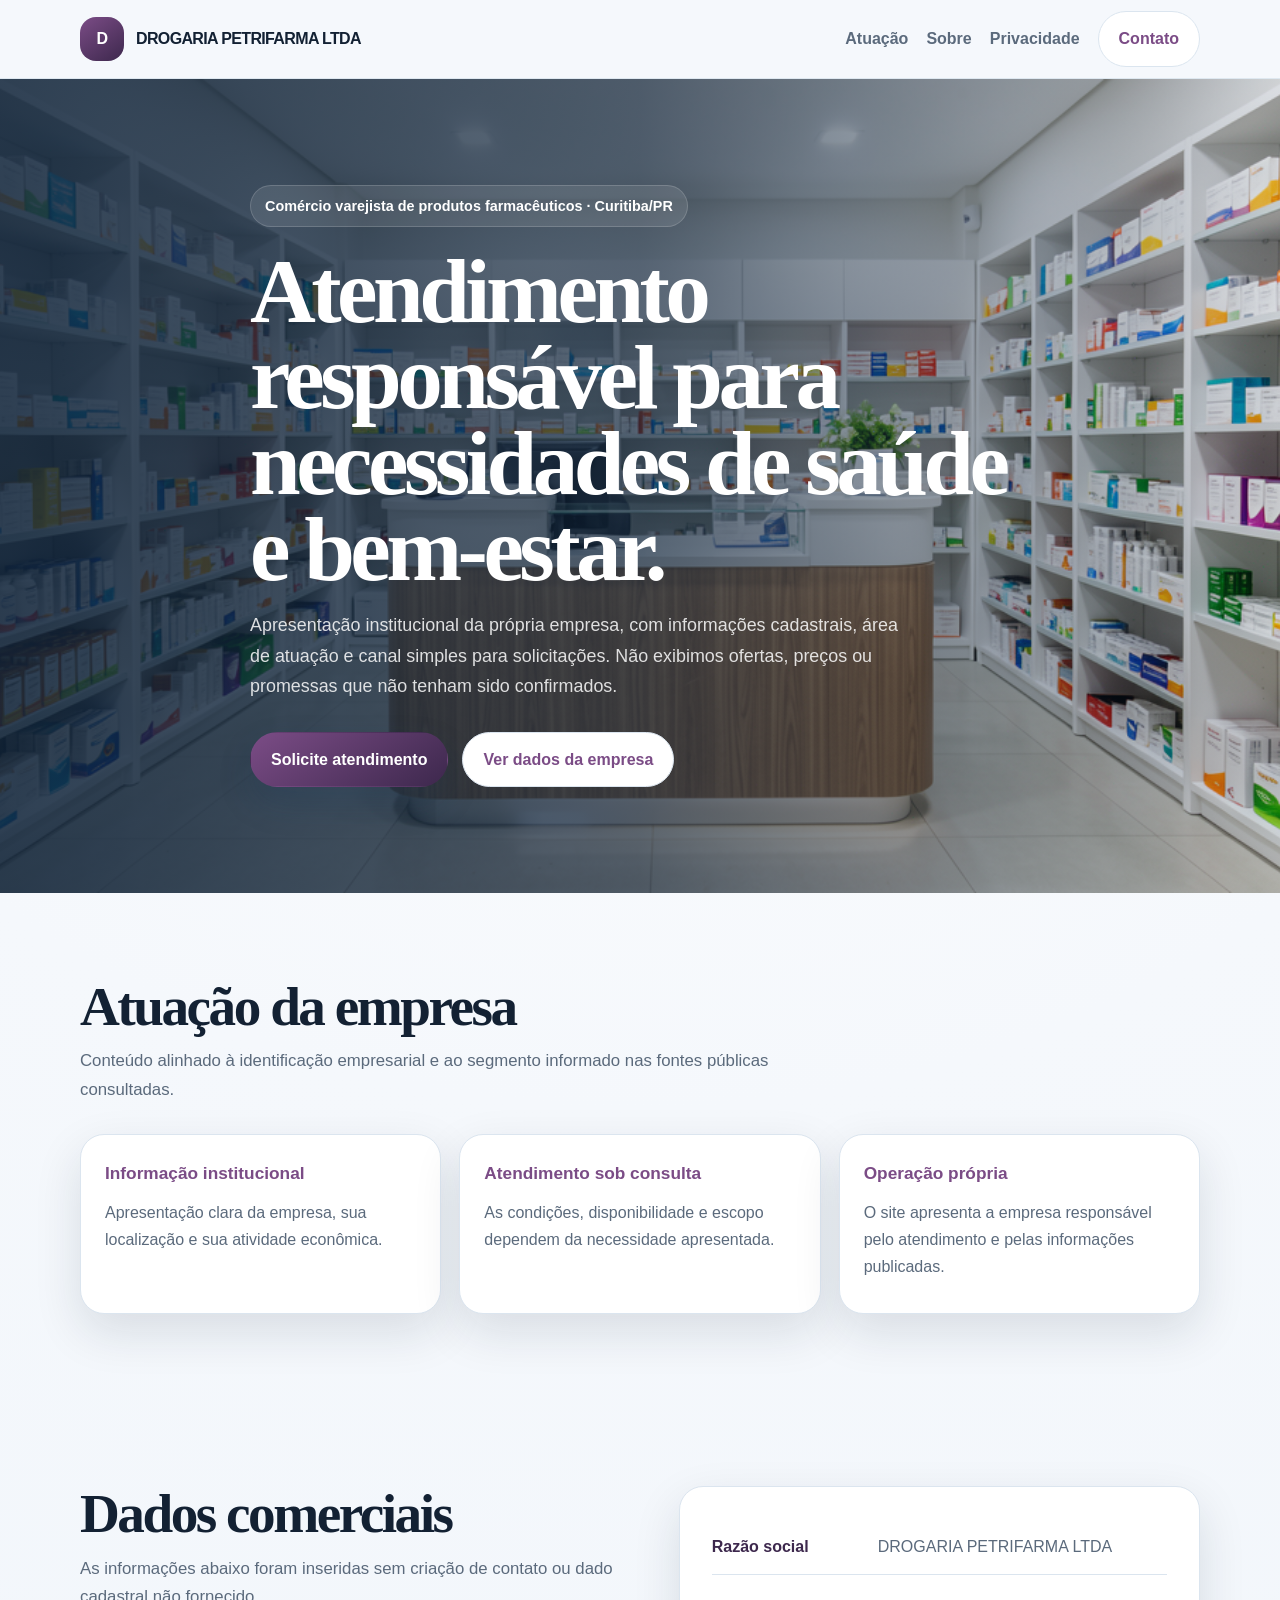
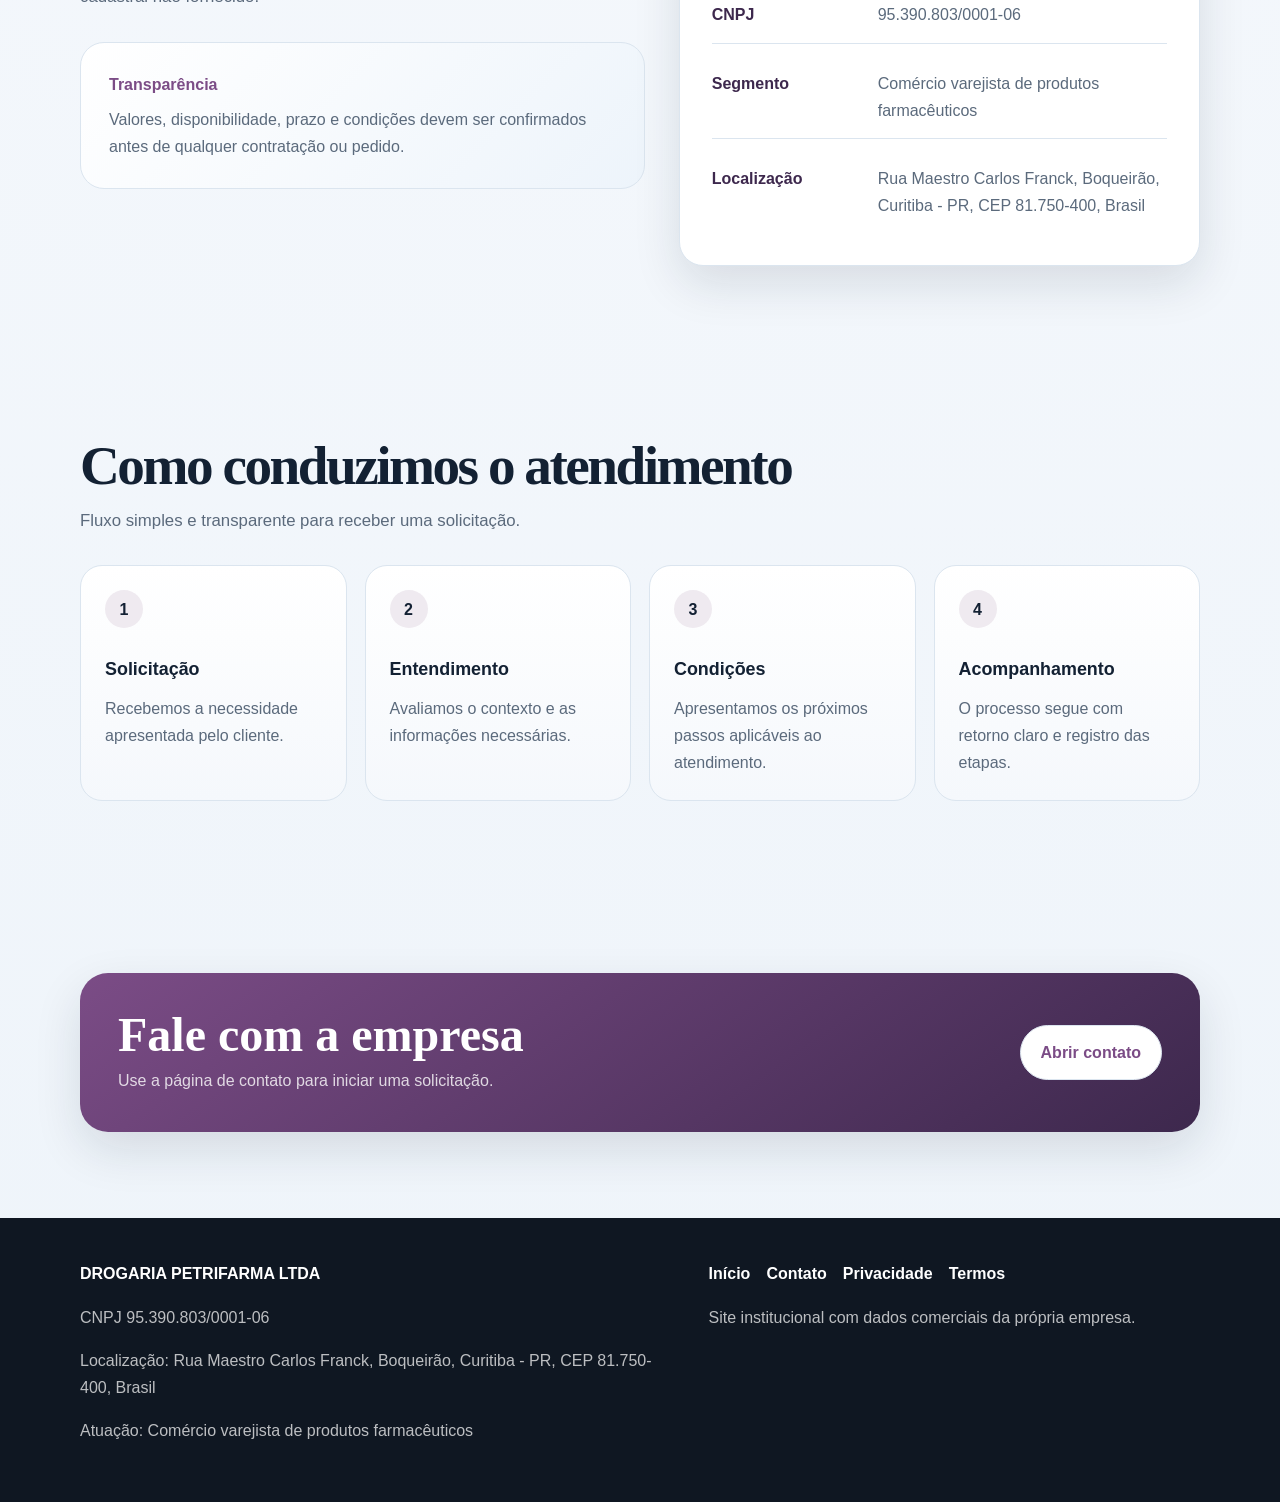
<file: index.html>
<!DOCTYPE html><html lang="pt-BR"><head><meta charset="UTF-8"><meta name="viewport" content="width=device-width, initial-scale=1.0"><meta name="description" content="DROGARIA PETRIFARMA LTDA — Comércio varejista de produtos farmacêuticos."><title>Início — DROGARIA PETRIFARMA LTDA</title><link rel="stylesheet" href="styles.css"></head><body><header class="header"><div class="container header-inner"><a class="logo" href="index.html"><span class="mark">D</span><span>DROGARIA PETRIFARMA LTDA</span></a><nav class="nav"><a href="index.html#atuacao">Atuação</a><a href="index.html#sobre">Sobre</a><a href="privacy.html">Privacidade</a><a href="contact.html" class="btn btn-secondary">Contato</a></nav></div></header><main><section class="hero"><img src="images/banner.png" alt="Imagem institucional relacionada à atuação da empresa" loading="eager"><div class="container hero-content"><span class="eyebrow">Comércio varejista de produtos farmacêuticos · Curitiba/PR</span><h1>Atendimento responsável para necessidades de saúde e bem-estar.</h1><p>Apresentação institucional da própria empresa, com informações cadastrais, área de atuação e canal simples para solicitações. Não exibimos ofertas, preços ou promessas que não tenham sido confirmados.</p><div class="hero-actions"><a class="btn btn-primary" href="contact.html">Solicite atendimento</a><a class="btn btn-secondary" href="#sobre">Ver dados da empresa</a></div></div></section><section class="section" id="atuacao"><div class="container"><div class="section-head"><h2>Atuação da empresa</h2><p>Conteúdo alinhado à identificação empresarial e ao segmento informado nas fontes públicas consultadas.</p></div><div class="grid services"><article class="service"><strong>Informação institucional</strong><p>Apresentação clara da empresa, sua localização e sua atividade econômica.</p></article><article class="service"><strong>Atendimento sob consulta</strong><p>As condições, disponibilidade e escopo dependem da necessidade apresentada.</p></article><article class="service"><strong>Operação própria</strong><p>O site apresenta a empresa responsável pelo atendimento e pelas informações publicadas.</p></article></div></div></section><section class="section" id="sobre"><div class="container split"><div><div class="section-head"><h2>Dados comerciais</h2><p>As informações abaixo foram inseridas sem criação de contato ou dado cadastral não fornecido.</p></div><div class="notice"><strong>Transparência</strong><p>Valores, disponibilidade, prazo e condições devem ser confirmados antes de qualquer contratação ou pedido.</p></div></div><aside class="panel"><div class="facts"><div class="fact"><span>Razão social</span><p>DROGARIA PETRIFARMA LTDA</p></div><div class="fact"><span>CNPJ</span><p>95.390.803/0001-06</p></div><div class="fact"><span>Segmento</span><p>Comércio varejista de produtos farmacêuticos</p></div><div class="fact"><span>Localização</span><p>Rua Maestro Carlos Franck, Boqueirão, Curitiba - PR, CEP 81.750-400, Brasil</p></div></div></aside></div></section><section class="section"><div class="container"><div class="section-head"><h2>Como conduzimos o atendimento</h2><p>Fluxo simples e transparente para receber uma solicitação.</p></div><div class="grid process"><article class="step"><b>1</b><h3>Solicitação</h3><p>Recebemos a necessidade apresentada pelo cliente.</p></article><article class="step"><b>2</b><h3>Entendimento</h3><p>Avaliamos o contexto e as informações necessárias.</p></article><article class="step"><b>3</b><h3>Condições</h3><p>Apresentamos os próximos passos aplicáveis ao atendimento.</p></article><article class="step"><b>4</b><h3>Acompanhamento</h3><p>O processo segue com retorno claro e registro das etapas.</p></article></div></div></section><section class="section"><div class="container cta-band"><div><h2>Fale com a empresa</h2><p>Use a página de contato para iniciar uma solicitação.</p></div><a class="btn btn-secondary" href="contact.html">Abrir contato</a></div></section></main><footer class="footer"><div class="container footer-grid"><div><strong>DROGARIA PETRIFARMA LTDA</strong><p>CNPJ 95.390.803/0001-06</p><p>Localização: Rua Maestro Carlos Franck, Boqueirão, Curitiba - PR, CEP 81.750-400, Brasil</p><p>Atuação: Comércio varejista de produtos farmacêuticos</p></div><div><div class="links"><a href="index.html">Início</a><a href="contact.html">Contato</a><a href="privacy.html">Privacidade</a><a href="terms.html">Termos</a></div><p>Site institucional com dados comerciais da própria empresa.</p></div></div></footer></body></html>
</file>
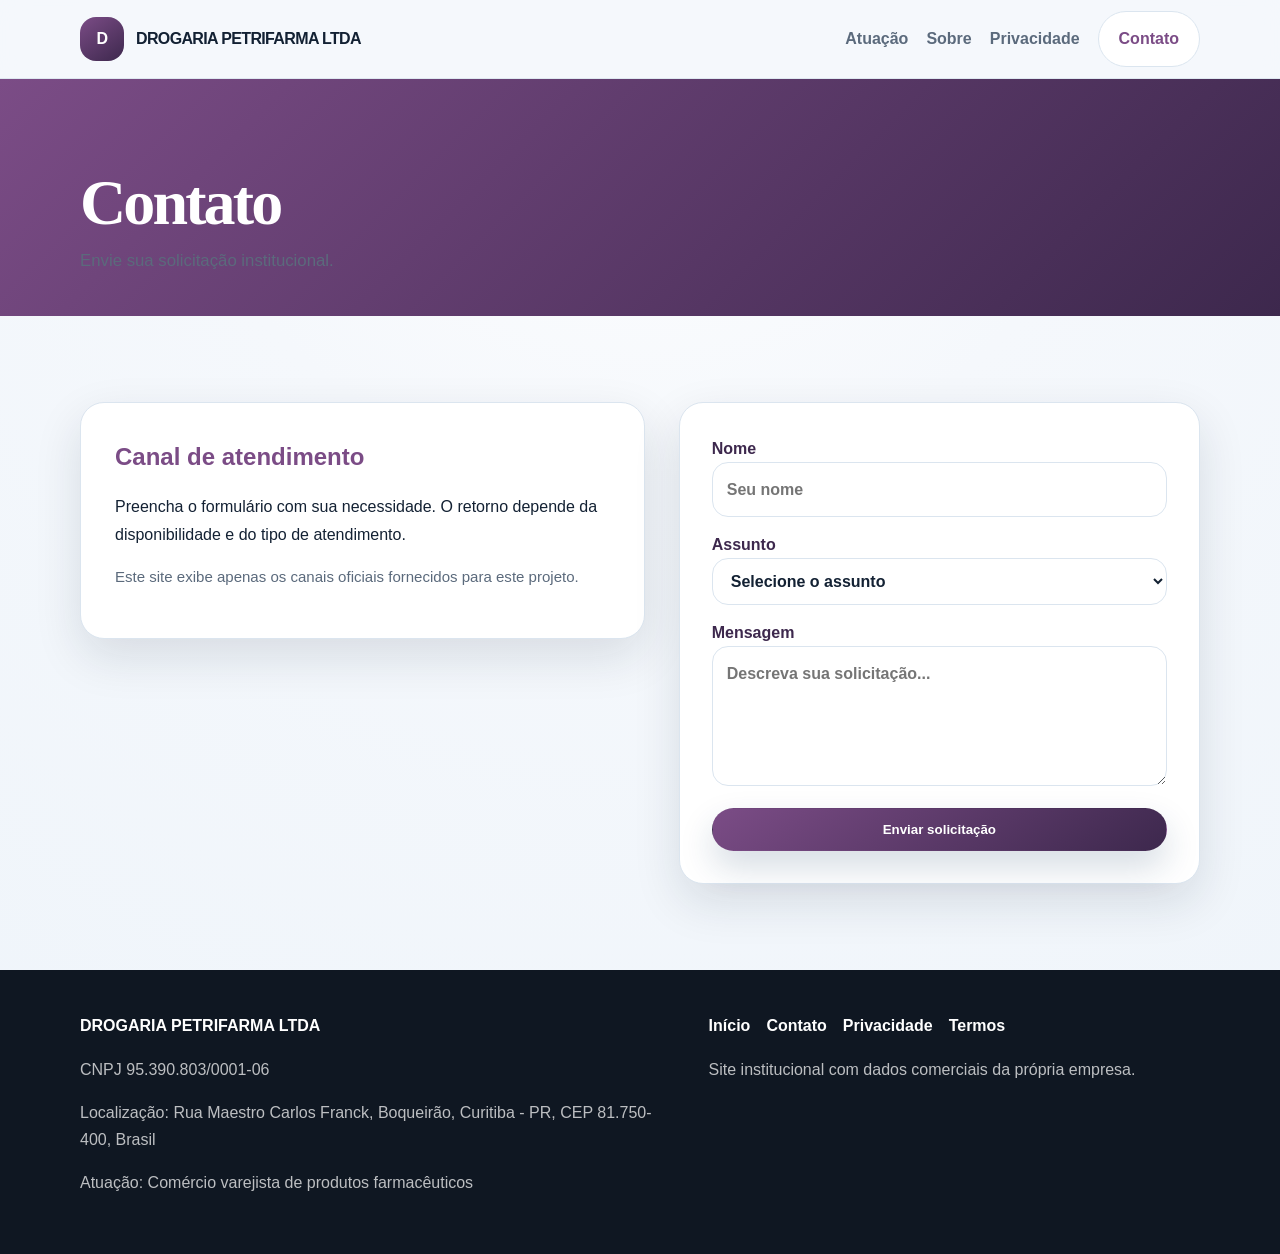
<file: contact.html>
<!DOCTYPE html><html lang="pt-BR"><head><meta charset="UTF-8"><meta name="viewport" content="width=device-width, initial-scale=1.0"><meta name="description" content="DROGARIA PETRIFARMA LTDA — Comércio varejista de produtos farmacêuticos."><title>Contato — DROGARIA PETRIFARMA LTDA</title><link rel="stylesheet" href="styles.css"></head><body><header class="header"><div class="container header-inner"><a class="logo" href="index.html"><span class="mark">D</span><span>DROGARIA PETRIFARMA LTDA</span></a><nav class="nav"><a href="index.html#atuacao">Atuação</a><a href="index.html#sobre">Sobre</a><a href="privacy.html">Privacidade</a><a href="contact.html" class="btn btn-secondary">Contato</a></nav></div></header><main><section class="page-hero"><div class="container"><h1>Contato</h1><p>Envie sua solicitação institucional.</p></div></section><section class="section"><div class="container split"><div class="content"><h2>Canal de atendimento</h2><p>Preencha o formulário com sua necessidade. O retorno depende da disponibilidade e do tipo de atendimento.</p><p class="small">Este site exibe apenas os canais oficiais fornecidos para este projeto.</p></div><form class="panel form"><label>Nome<input name="nome" placeholder="Seu nome"></label><label>Assunto<select name="assunto"><option>Selecione o assunto</option><option>Informações sobre a empresa</option><option>Produtos ou serviços</option><option>Outro</option></select></label><label>Mensagem<textarea name="mensagem" placeholder="Descreva sua solicitação..."></textarea></label><button class="btn btn-primary" type="submit">Enviar solicitação</button></form></div></section></main><footer class="footer"><div class="container footer-grid"><div><strong>DROGARIA PETRIFARMA LTDA</strong><p>CNPJ 95.390.803/0001-06</p><p>Localização: Rua Maestro Carlos Franck, Boqueirão, Curitiba - PR, CEP 81.750-400, Brasil</p><p>Atuação: Comércio varejista de produtos farmacêuticos</p></div><div><div class="links"><a href="index.html">Início</a><a href="contact.html">Contato</a><a href="privacy.html">Privacidade</a><a href="terms.html">Termos</a></div><p>Site institucional com dados comerciais da própria empresa.</p></div></div></footer></body></html>
</file>
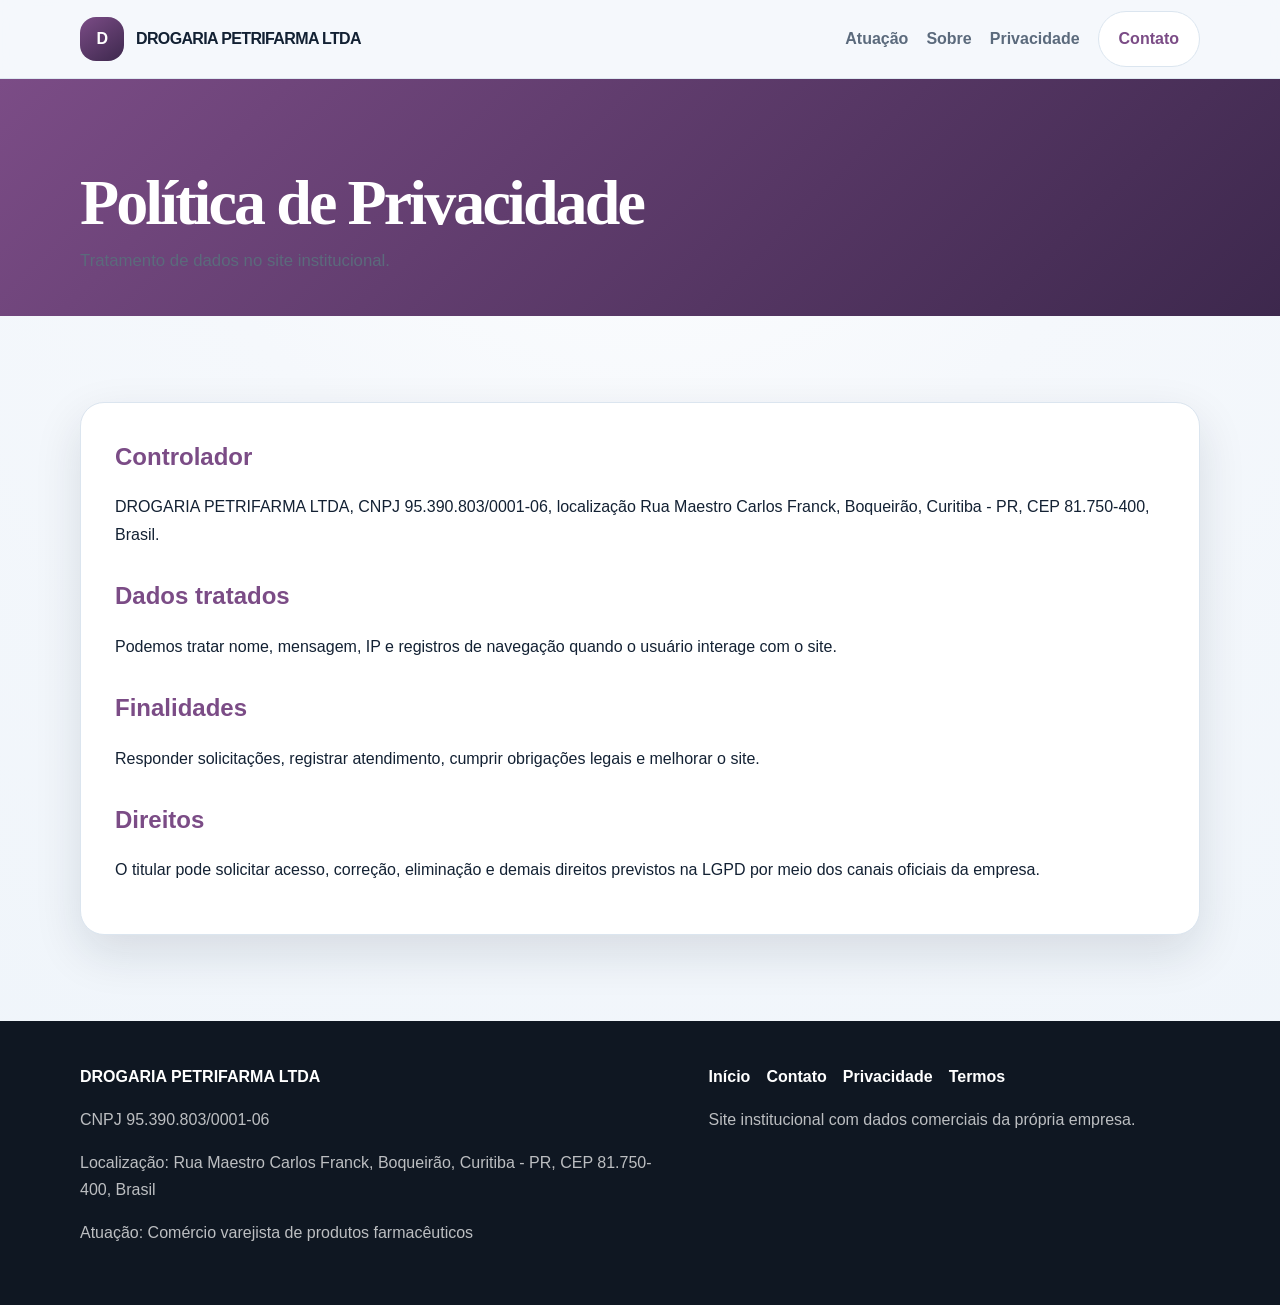
<file: privacy.html>
<!DOCTYPE html><html lang="pt-BR"><head><meta charset="UTF-8"><meta name="viewport" content="width=device-width, initial-scale=1.0"><meta name="description" content="DROGARIA PETRIFARMA LTDA — Comércio varejista de produtos farmacêuticos."><title>Privacidade — DROGARIA PETRIFARMA LTDA</title><link rel="stylesheet" href="styles.css"></head><body><header class="header"><div class="container header-inner"><a class="logo" href="index.html"><span class="mark">D</span><span>DROGARIA PETRIFARMA LTDA</span></a><nav class="nav"><a href="index.html#atuacao">Atuação</a><a href="index.html#sobre">Sobre</a><a href="privacy.html">Privacidade</a><a href="contact.html" class="btn btn-secondary">Contato</a></nav></div></header><main><section class="page-hero"><div class="container"><h1>Política de Privacidade</h1><p>Tratamento de dados no site institucional.</p></div></section><section class="section"><div class="container content"><h2>Controlador</h2><p>DROGARIA PETRIFARMA LTDA, CNPJ 95.390.803/0001-06, localização Rua Maestro Carlos Franck, Boqueirão, Curitiba - PR, CEP 81.750-400, Brasil.</p><h2>Dados tratados</h2><p>Podemos tratar nome, mensagem, IP e registros de navegação quando o usuário interage com o site.</p><h2>Finalidades</h2><p>Responder solicitações, registrar atendimento, cumprir obrigações legais e melhorar o site.</p><h2>Direitos</h2><p>O titular pode solicitar acesso, correção, eliminação e demais direitos previstos na LGPD por meio dos canais oficiais da empresa.</p></div></section></main><footer class="footer"><div class="container footer-grid"><div><strong>DROGARIA PETRIFARMA LTDA</strong><p>CNPJ 95.390.803/0001-06</p><p>Localização: Rua Maestro Carlos Franck, Boqueirão, Curitiba - PR, CEP 81.750-400, Brasil</p><p>Atuação: Comércio varejista de produtos farmacêuticos</p></div><div><div class="links"><a href="index.html">Início</a><a href="contact.html">Contato</a><a href="privacy.html">Privacidade</a><a href="terms.html">Termos</a></div><p>Site institucional com dados comerciais da própria empresa.</p></div></div></footer></body></html>
</file>
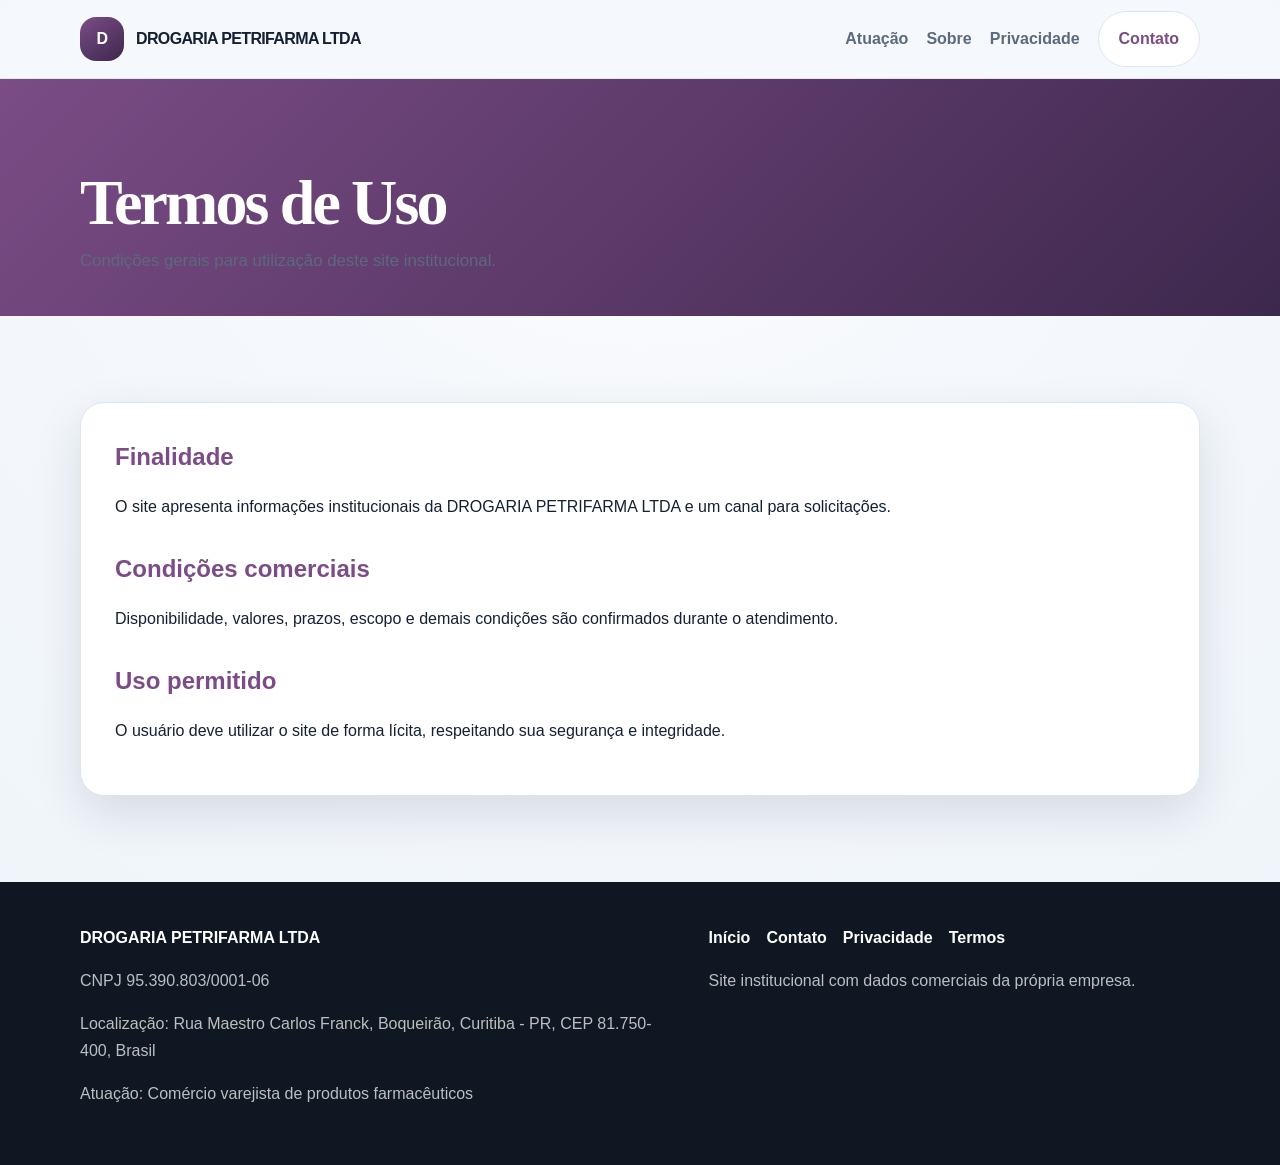
<file: terms.html>
<!DOCTYPE html><html lang="pt-BR"><head><meta charset="UTF-8"><meta name="viewport" content="width=device-width, initial-scale=1.0"><meta name="description" content="DROGARIA PETRIFARMA LTDA — Comércio varejista de produtos farmacêuticos."><title>Termos — DROGARIA PETRIFARMA LTDA</title><link rel="stylesheet" href="styles.css"></head><body><header class="header"><div class="container header-inner"><a class="logo" href="index.html"><span class="mark">D</span><span>DROGARIA PETRIFARMA LTDA</span></a><nav class="nav"><a href="index.html#atuacao">Atuação</a><a href="index.html#sobre">Sobre</a><a href="privacy.html">Privacidade</a><a href="contact.html" class="btn btn-secondary">Contato</a></nav></div></header><main><section class="page-hero"><div class="container"><h1>Termos de Uso</h1><p>Condições gerais para utilização deste site institucional.</p></div></section><section class="section"><div class="container content"><h2>Finalidade</h2><p>O site apresenta informações institucionais da DROGARIA PETRIFARMA LTDA e um canal para solicitações.</p><h2>Condições comerciais</h2><p>Disponibilidade, valores, prazos, escopo e demais condições são confirmados durante o atendimento.</p><h2>Uso permitido</h2><p>O usuário deve utilizar o site de forma lícita, respeitando sua segurança e integridade.</p></div></section></main><footer class="footer"><div class="container footer-grid"><div><strong>DROGARIA PETRIFARMA LTDA</strong><p>CNPJ 95.390.803/0001-06</p><p>Localização: Rua Maestro Carlos Franck, Boqueirão, Curitiba - PR, CEP 81.750-400, Brasil</p><p>Atuação: Comércio varejista de produtos farmacêuticos</p></div><div><div class="links"><a href="index.html">Início</a><a href="contact.html">Contato</a><a href="privacy.html">Privacidade</a><a href="terms.html">Termos</a></div><p>Site institucional com dados comerciais da própria empresa.</p></div></div></footer></body></html>
</file>
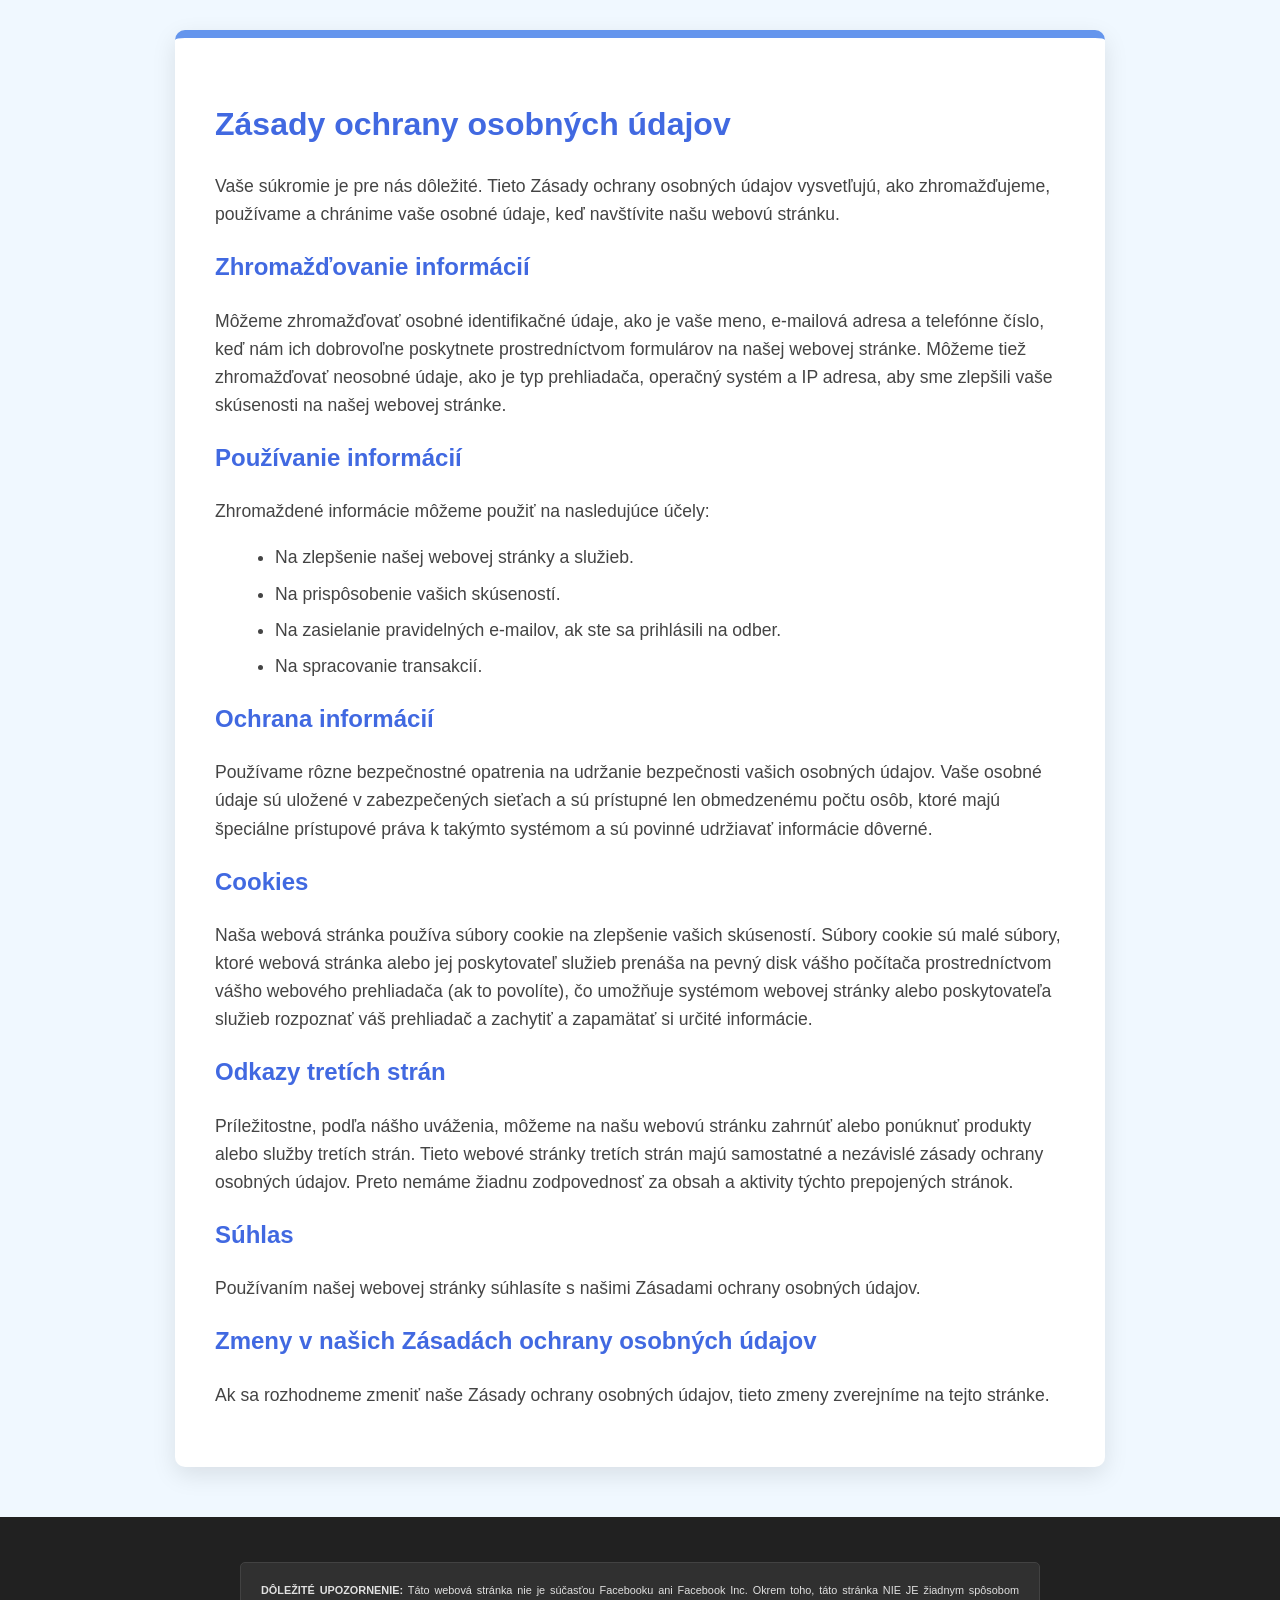
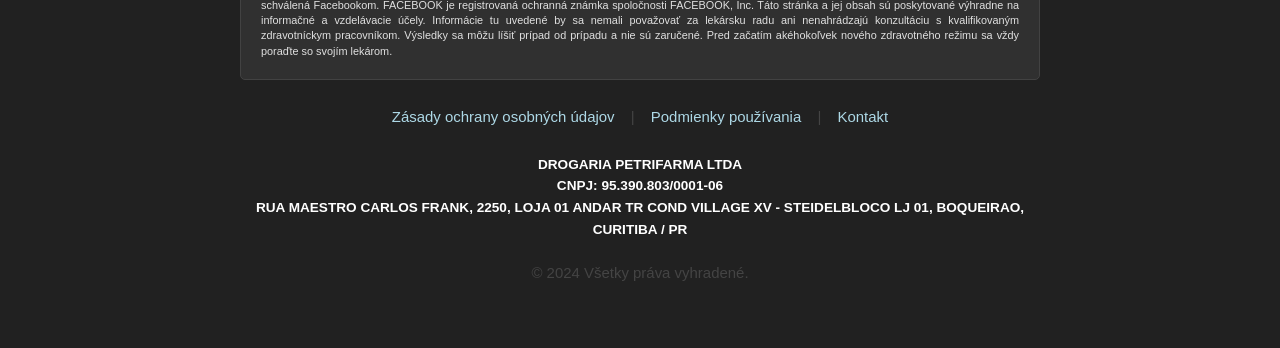
<file: pre/privacy.html>
<!DOCTYPE html>
<html lang="sk">
<head>
    <meta charset="UTF-8">
    <meta name="viewport" content="width=device-width, initial-scale=1.0">
    <title>Zásady ochrany osobných údajov</title>
    <style>
        body {
            font-family: 'Arial', sans-serif;
            margin: 0;
            padding: 0;
            background-color: #f0f8ff;
            color: #333;
            line-height: 1.6;
        }
        .container {
            max-width: 850px;
            margin: 30px auto;
            background-color: #ffffff;
            padding: 40px;
            border-radius: 10px;
            box-shadow: 0 8px 25px rgba(0, 0, 0, 0.1);
            border-top: 8px solid #6495ed;
        }
        h1, h2 {
            color: #4169e1;
            font-weight: bold;
        }
        p {
            font-size: 1.1em;
            margin-bottom: 18px;
            color: #444;
        }
        ul {
            list-style-type: disc;
            margin-left: 20px;
            margin-bottom: 18px;
            font-size: 1.1em;
            color: #444;
        }
        li {
            margin-bottom: 8px;
        }
        .footer {
            background-color: #212121;
            color: #bdbdbd;
            text-align: center;
            padding: 45px 20px;
            font-size: 0.85em;
            margin-top: 50px;
        }
        .footer-content {
            max-width: 800px;
            margin: 0 auto;
        }
        .disclaimer-box {
            border: 1px solid #424242;
            padding: 20px;
            margin-bottom: 25px;
            text-align: justify;
            font-size: 0.8em;
            line-height: 1.4;
            background-color: #303030;
            color: #e0e0e0;
            border-radius: 5px;
        }
        .footer a {
            color: #add8e6;
            text-decoration: none;
            margin: 0 12px;
        }
        .footer a:hover {
            text-decoration: underline;
            color: #f0f8ff;
        }
        .company-info {
            margin-top: 25px;
            font-weight: bold;
            color: #ffffff;
        }
        @media (max-width: 768px) {
            .container {
                margin: 15px;
                padding: 25px;
            }
        }
        @media (max-width: 480px) {
            .container {
                margin: 0;
                padding: 15px;
                border-radius: 0;
                border-top: none;
            }
        }
    </style>
</head>
<body>
    <div class="container">
        <h1>Zásady ochrany osobných údajov</h1>
        <p>Vaše súkromie je pre nás dôležité. Tieto Zásady ochrany osobných údajov vysvetľujú, ako zhromažďujeme, používame a chránime vaše osobné údaje, keď navštívite našu webovú stránku.</p>

        <h2>Zhromažďovanie informácií</h2>
        <p>Môžeme zhromažďovať osobné identifikačné údaje, ako je vaše meno, e-mailová adresa a telefónne číslo, keď nám ich dobrovoľne poskytnete prostredníctvom formulárov na našej webovej stránke. Môžeme tiež zhromažďovať neosobné údaje, ako je typ prehliadača, operačný systém a IP adresa, aby sme zlepšili vaše skúsenosti na našej webovej stránke.</p>

        <h2>Používanie informácií</h2>
        <p>Zhromaždené informácie môžeme použiť na nasledujúce účely:</p>
        <ul>
            <li>Na zlepšenie našej webovej stránky a služieb.</li>
            <li>Na prispôsobenie vašich skúseností.</li>
            <li>Na zasielanie pravidelných e-mailov, ak ste sa prihlásili na odber.</li>
            <li>Na spracovanie transakcií.</li>
        </ul>

        <h2>Ochrana informácií</h2>
        <p>Používame rôzne bezpečnostné opatrenia na udržanie bezpečnosti vašich osobných údajov. Vaše osobné údaje sú uložené v zabezpečených sieťach a sú prístupné len obmedzenému počtu osôb, ktoré majú špeciálne prístupové práva k takýmto systémom a sú povinné udržiavať informácie dôverné.</p>

        <h2>Cookies</h2>
        <p>Naša webová stránka používa súbory cookie na zlepšenie vašich skúseností. Súbory cookie sú malé súbory, ktoré webová stránka alebo jej poskytovateľ služieb prenáša na pevný disk vášho počítača prostredníctvom vášho webového prehliadača (ak to povolíte), čo umožňuje systémom webovej stránky alebo poskytovateľa služieb rozpoznať váš prehliadač a zachytiť a zapamätať si určité informácie.</p>

        <h2>Odkazy tretích strán</h2>
        <p>Príležitostne, podľa nášho uváženia, môžeme na našu webovú stránku zahrnúť alebo ponúknuť produkty alebo služby tretích strán. Tieto webové stránky tretích strán majú samostatné a nezávislé zásady ochrany osobných údajov. Preto nemáme žiadnu zodpovednosť za obsah a aktivity týchto prepojených stránok.</p>

        <h2>Súhlas</h2>
        <p>Používaním našej webovej stránky súhlasíte s našimi Zásadami ochrany osobných údajov.</p>

        <h2>Zmeny v našich Zásadách ochrany osobných údajov</h2>
        <p>Ak sa rozhodneme zmeniť naše Zásady ochrany osobných údajov, tieto zmeny zverejníme na tejto stránke.</p>
    </div>
    
    <div class="footer">
        <div class="footer-content">
            <div class="disclaimer-box">
                <strong>DÔLEŽITÉ UPOZORNENIE:</strong> Táto webová stránka nie je súčasťou Facebooku ani Facebook Inc. Okrem toho, táto stránka NIE JE žiadnym spôsobom schválená Facebookom. FACEBOOK je registrovaná ochranná známka spoločnosti FACEBOOK, Inc. Táto stránka a jej obsah sú poskytované výhradne na informačné a vzdelávacie účely. Informácie tu uvedené by sa nemali považovať za lekársku radu ani nenahrádzajú konzultáciu s kvalifikovaným zdravotníckym pracovníkom. Výsledky sa môžu líšiť prípad od prípadu a nie sú zaručené. Pred začatím akéhokoľvek nového zdravotného režimu sa vždy poraďte so svojím lekárom.
            </div>
            
            <p>
                <a href="./privacy.html">Zásady ochrany osobných údajov</a> | 
                <a href="./terms.html">Podmienky používania</a> | 
                <a href="mailto:marbozza@marbozza.com.br">Kontakt</a>
            </p>
            
            <div class="company-info">
                DROGARIA PETRIFARMA LTDA<br>
                CNPJ: 95.390.803/0001-06<br>
                RUA MAESTRO CARLOS FRANK, 2250, LOJA 01 ANDAR TR COND VILLAGE XV - STEIDELBLOCO LJ 01, BOQUEIRAO, CURITIBA / PR
            </div>
            
            <p style="margin-top: 20px;">&copy; 2024 Všetky práva vyhradené.</p>
        </div>
    </div>
</body>
</html>
</file>
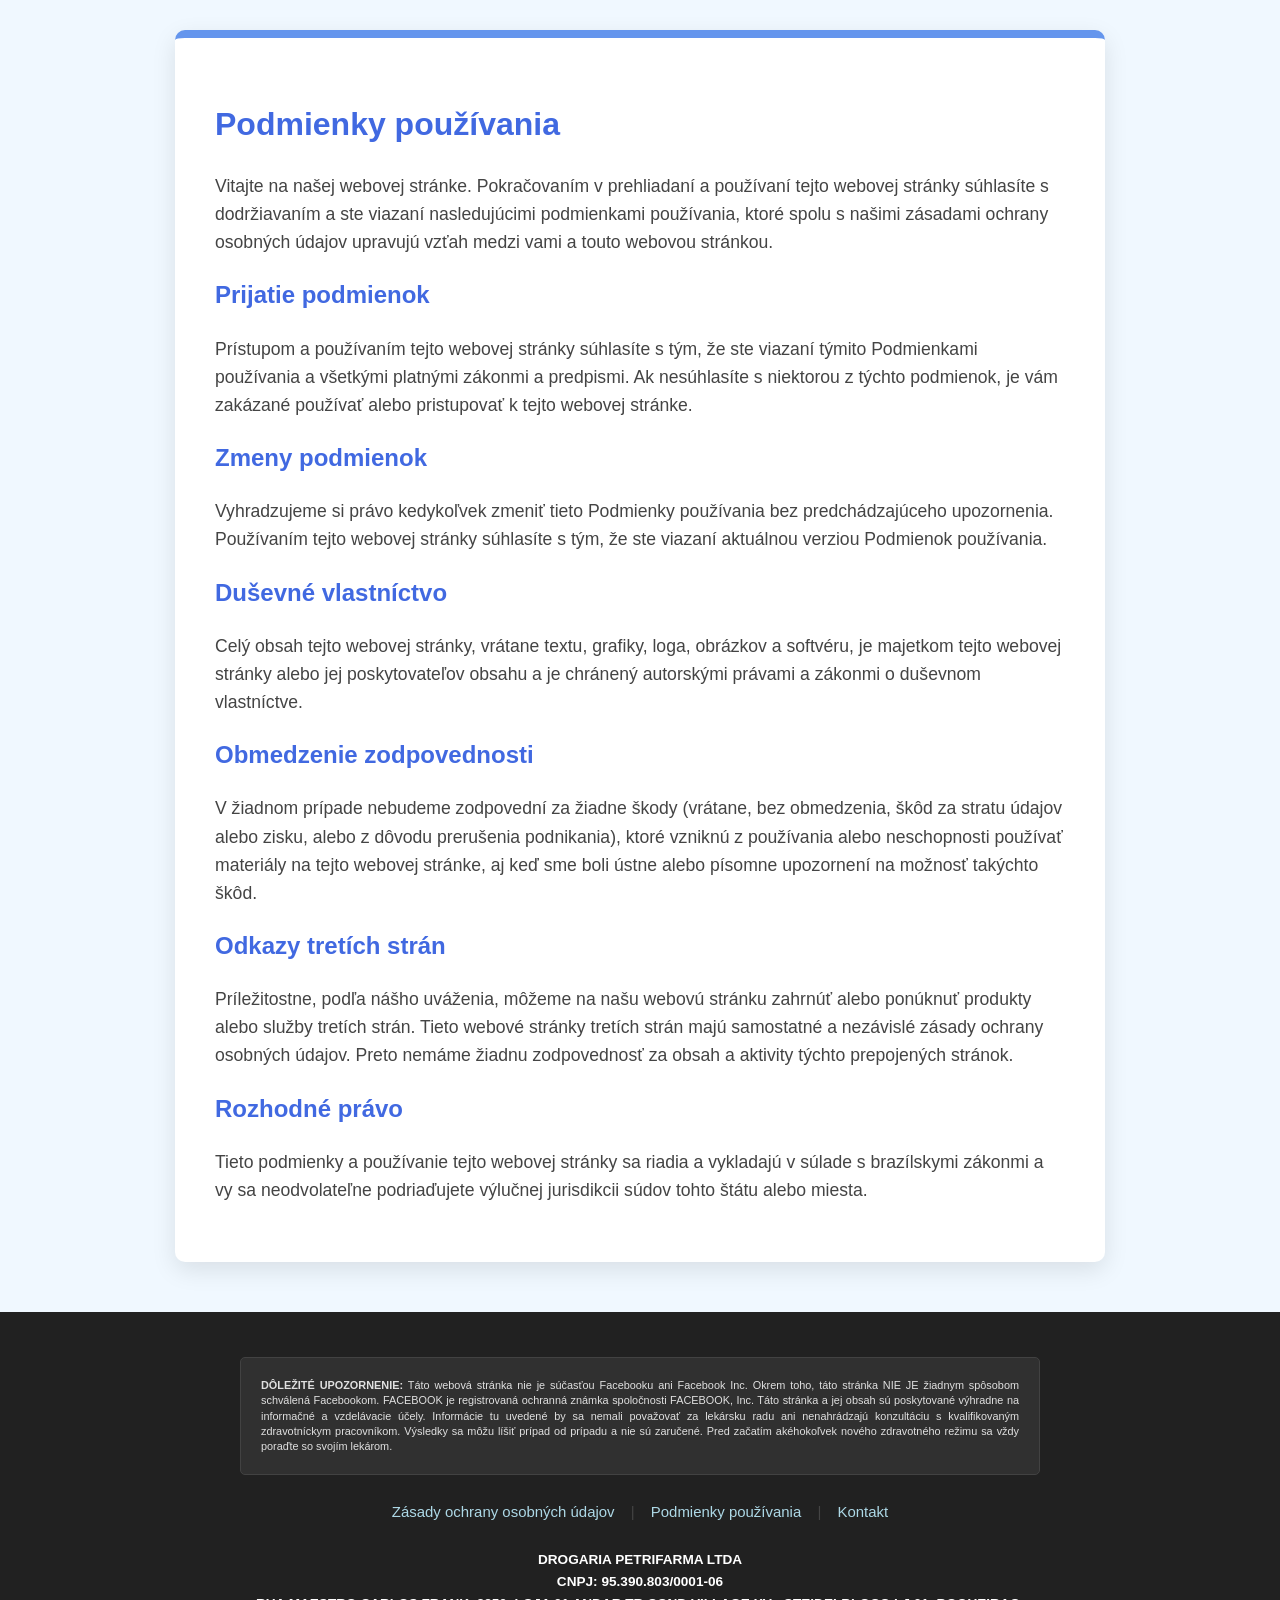
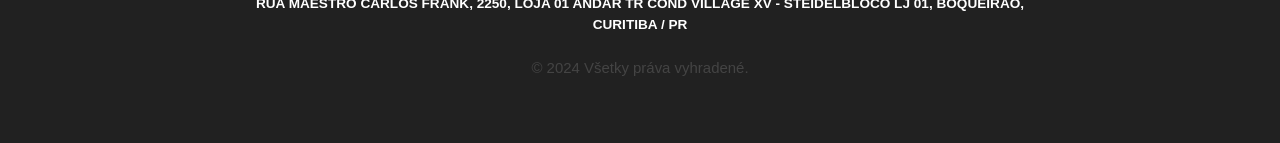
<file: pre/terms.html>
<!DOCTYPE html>
<html lang="sk">
<head>
    <meta charset="UTF-8">
    <meta name="viewport" content="width=device-width, initial-scale=1.0">
    <title>Podmienky používania</title>
    <style>
        body {
            font-family: 'Arial', sans-serif;
            margin: 0;
            padding: 0;
            background-color: #f0f8ff;
            color: #333;
            line-height: 1.6;
        }
        .container {
            max-width: 850px;
            margin: 30px auto;
            background-color: #ffffff;
            padding: 40px;
            border-radius: 10px;
            box-shadow: 0 8px 25px rgba(0, 0, 0, 0.1);
            border-top: 8px solid #6495ed;
        }
        h1, h2 {
            color: #4169e1;
            font-weight: bold;
        }
        p {
            font-size: 1.1em;
            margin-bottom: 18px;
            color: #444;
        }
        ul {
            list-style-type: disc;
            margin-left: 20px;
            margin-bottom: 18px;
            font-size: 1.1em;
            color: #444;
        }
        li {
            margin-bottom: 8px;
        }
        .footer {
            background-color: #212121;
            color: #bdbdbd;
            text-align: center;
            padding: 45px 20px;
            font-size: 0.85em;
            margin-top: 50px;
        }
        .footer-content {
            max-width: 800px;
            margin: 0 auto;
        }
        .disclaimer-box {
            border: 1px solid #424242;
            padding: 20px;
            margin-bottom: 25px;
            text-align: justify;
            font-size: 0.8em;
            line-height: 1.4;
            background-color: #303030;
            color: #e0e0e0;
            border-radius: 5px;
        }
        .footer a {
            color: #add8e6;
            text-decoration: none;
            margin: 0 12px;
        }
        .footer a:hover {
            text-decoration: underline;
            color: #f0f8ff;
        }
        .company-info {
            margin-top: 25px;
            font-weight: bold;
            color: #ffffff;
        }
        @media (max-width: 768px) {
            .container {
                margin: 15px;
                padding: 25px;
            }
        }
        @media (max-width: 480px) {
            .container {
                margin: 0;
                padding: 15px;
                border-radius: 0;
                border-top: none;
            }
        }
    </style>
</head>
<body>
    <div class="container">
        <h1>Podmienky používania</h1>
        <p>Vitajte na našej webovej stránke. Pokračovaním v prehliadaní a používaní tejto webovej stránky súhlasíte s dodržiavaním a ste viazaní nasledujúcimi podmienkami používania, ktoré spolu s našimi zásadami ochrany osobných údajov upravujú vzťah medzi vami a touto webovou stránkou.</p>

        <h2>Prijatie podmienok</h2>
        <p>Prístupom a používaním tejto webovej stránky súhlasíte s tým, že ste viazaní týmito Podmienkami používania a všetkými platnými zákonmi a predpismi. Ak nesúhlasíte s niektorou z týchto podmienok, je vám zakázané používať alebo pristupovať k tejto webovej stránke.</p>

        <h2>Zmeny podmienok</h2>
        <p>Vyhradzujeme si právo kedykoľvek zmeniť tieto Podmienky používania bez predchádzajúceho upozornenia. Používaním tejto webovej stránky súhlasíte s tým, že ste viazaní aktuálnou verziou Podmienok používania.</p>

        <h2>Duševné vlastníctvo</h2>
        <p>Celý obsah tejto webovej stránky, vrátane textu, grafiky, loga, obrázkov a softvéru, je majetkom tejto webovej stránky alebo jej poskytovateľov obsahu a je chránený autorskými právami a zákonmi o duševnom vlastníctve.</p>

        <h2>Obmedzenie zodpovednosti</h2>
        <p>V žiadnom prípade nebudeme zodpovední za žiadne škody (vrátane, bez obmedzenia, škôd za stratu údajov alebo zisku, alebo z dôvodu prerušenia podnikania), ktoré vzniknú z používania alebo neschopnosti používať materiály na tejto webovej stránke, aj keď sme boli ústne alebo písomne upozornení na možnosť takýchto škôd.</p>

        <h2>Odkazy tretích strán</h2>
        <p>Príležitostne, podľa nášho uváženia, môžeme na našu webovú stránku zahrnúť alebo ponúknuť produkty alebo služby tretích strán. Tieto webové stránky tretích strán majú samostatné a nezávislé zásady ochrany osobných údajov. Preto nemáme žiadnu zodpovednosť za obsah a aktivity týchto prepojených stránok.</p>

        <h2>Rozhodné právo</h2>
        <p>Tieto podmienky a používanie tejto webovej stránky sa riadia a vykladajú v súlade s brazílskymi zákonmi a vy sa neodvolateľne podriaďujete výlučnej jurisdikcii súdov tohto štátu alebo miesta.</p>
    </div>
    
    <div class="footer">
        <div class="footer-content">
            <div class="disclaimer-box">
                <strong>DÔLEŽITÉ UPOZORNENIE:</strong> Táto webová stránka nie je súčasťou Facebooku ani Facebook Inc. Okrem toho, táto stránka NIE JE žiadnym spôsobom schválená Facebookom. FACEBOOK je registrovaná ochranná známka spoločnosti FACEBOOK, Inc. Táto stránka a jej obsah sú poskytované výhradne na informačné a vzdelávacie účely. Informácie tu uvedené by sa nemali považovať za lekársku radu ani nenahrádzajú konzultáciu s kvalifikovaným zdravotníckym pracovníkom. Výsledky sa môžu líšiť prípad od prípadu a nie sú zaručené. Pred začatím akéhokoľvek nového zdravotného režimu sa vždy poraďte so svojím lekárom.
            </div>
            
            <p>
                <a href="./privacy.html">Zásady ochrany osobných údajov</a> | 
                <a href="./terms.html">Podmienky používania</a> | 
                <a href="mailto:marbozza@marbozza.com.br">Kontakt</a>
            </p>
            
            <div class="company-info">
                DROGARIA PETRIFARMA LTDA<br>
                CNPJ: 95.390.803/0001-06<br>
                RUA MAESTRO CARLOS FRANK, 2250, LOJA 01 ANDAR TR COND VILLAGE XV - STEIDELBLOCO LJ 01, BOQUEIRAO, CURITIBA / PR
            </div>
            
            <p style="margin-top: 20px;">&copy; 2024 Všetky práva vyhradené.</p>
        </div>
    </div>
</body>
</html>
</file>
<file: styles.css>
:root{--bg:#f5f8fc;--surface:#fff;--ink:#132133;--muted:#5b6a7c;--brand:#7b4c86;--brand-2:#3d284d;--line:#dbe5ef;--shadow:0 18px 48px rgba(19,33,51,.12);--radius:24px;--container:min(1120px,calc(100% - 40px))}*{box-sizing:border-box}html{scroll-behavior:smooth}body{margin:0;background:radial-gradient(circle at top,#fff 0%,var(--bg) 35%,#eef4fa 100%);color:var(--ink);font-family:Arial,Helvetica,sans-serif;line-height:1.7}img{display:block;max-width:100%;height:auto}a{color:inherit;text-decoration:none}.container{width:var(--container);margin:0 auto}.header{position:sticky;top:0;z-index:10;background:rgba(245,248,252,.92);backdrop-filter:blur(14px);border-bottom:1px solid rgba(219,229,239,.85)}.header-inner{min-height:78px;display:flex;align-items:center;justify-content:space-between;gap:24px}.logo{display:flex;align-items:center;gap:12px;font-weight:900;letter-spacing:-.04em}.mark{width:44px;height:44px;border-radius:16px;display:grid;place-items:center;background:linear-gradient(145deg,var(--brand),var(--brand-2));color:#fff}.nav{display:flex;gap:18px;align-items:center;color:var(--muted);font-weight:700}.btn{display:inline-flex;align-items:center;justify-content:center;padding:13px 20px;border-radius:999px;font-weight:800;border:1px solid transparent;transition:.2s ease}.btn-primary{background:linear-gradient(145deg,var(--brand),var(--brand-2));color:#fff;box-shadow:0 16px 34px rgba(23,59,99,.18)}.btn-secondary{background:#fff;border-color:var(--line);color:var(--brand)}.btn:hover{transform:translateY(-1px)}.hero{position:relative;overflow:hidden;min-height:680px;display:grid;align-items:center;isolation:isolate;background:#10243a}.hero::after{content:"";position:absolute;inset:0;background:linear-gradient(90deg,rgba(16,36,58,.86),rgba(16,36,58,.68) 50%,rgba(16,36,58,.12));z-index:-1}.hero img{position:absolute;inset:0;width:100%;height:100%;object-fit:cover;z-index:-2}.hero-content{max-width:780px;color:#fff;padding:106px 0}.eyebrow{display:inline-flex;padding:8px 14px;border-radius:999px;border:1px solid rgba(255,255,255,.16);background:rgba(255,255,255,.10);font-weight:800;font-size:.9rem}.hero h1{margin:22px 0 18px;font-family:Georgia,'Times New Roman',serif;font-size:clamp(2.8rem,8vw,5.7rem);line-height:.94;letter-spacing:-.05em}.hero p{max-width:66ch;margin:0 0 30px;color:rgba(255,255,255,.84);font-size:1.12rem}.hero-actions{display:flex;gap:14px;flex-wrap:wrap}.section{padding:86px 0}.section-head{max-width:760px;margin-bottom:30px}.section-head h2,.page-hero h1{font-family:Georgia,'Times New Roman',serif;letter-spacing:-.045em}.section-head h2{margin:0 0 12px;font-size:clamp(2rem,4.4vw,3.45rem);line-height:1.02}.section-head p,.page-hero p{margin:0;color:var(--muted);font-size:1.05rem}.grid{display:grid;gap:18px}.services{grid-template-columns:repeat(3,minmax(0,1fr))}.service,.panel,.content{background:var(--surface);border:1px solid var(--line);border-radius:var(--radius);box-shadow:var(--shadow)}.service{padding:24px;min-height:180px}.service strong{display:block;color:var(--brand);font-size:1.08rem;margin-bottom:10px}.service p{margin:0;color:var(--muted)}.split{display:grid;grid-template-columns:1.04fr .96fr;gap:34px;align-items:start}.panel{padding:32px}.facts{display:grid;gap:12px}.fact{display:grid;grid-template-columns:150px 1fr;gap:16px;padding:14px 0;border-bottom:1px solid var(--line)}.fact:last-child{border-bottom:0}.fact span{font-weight:800;color:var(--brand-2)}.fact p{margin:0;color:var(--muted);overflow-wrap:anywhere}.notice{background:linear-gradient(135deg,#fff,#edf4fb);border:1px solid #dbe5ef;border-radius:var(--radius);padding:28px}.notice strong{display:block;color:var(--brand);margin-bottom:8px}.notice p{margin:0;color:var(--muted)}.process{grid-template-columns:repeat(4,minmax(0,1fr))}.step{background:linear-gradient(180deg,#fff,#f5f8fc);border-radius:22px;padding:24px;min-height:220px;border:1px solid var(--line)}.step b{display:inline-grid;place-items:center;width:38px;height:38px;border-radius:50%;background:color-mix(in srgb,var(--brand) 12%,white);margin-bottom:26px}.step h3{margin:0 0 10px;font-size:1.12rem}.step p{margin:0;color:var(--muted)}.cta-band{background:linear-gradient(145deg,var(--brand),var(--brand-2));color:#fff;border-radius:28px;padding:38px;display:flex;align-items:center;justify-content:space-between;gap:22px;box-shadow:var(--shadow)}.cta-band h2{font-family:Georgia,'Times New Roman',serif;margin:0 0 8px;font-size:clamp(1.8rem,4vw,3rem);line-height:1}.cta-band p{margin:0;color:rgba(255,255,255,.8)}.footer{padding:42px 0;background:#0f1722;color:#fff}.footer-grid{display:grid;grid-template-columns:1.1fr .9fr;gap:28px}.footer p{color:rgba(255,255,255,.72)}.footer a{color:#fff;font-weight:800}.links{display:flex;gap:16px;flex-wrap:wrap}.page-hero{padding:92px 0 40px;background:linear-gradient(135deg,var(--brand),var(--brand-2));color:#fff}.page-hero h1{margin:0 0 12px;font-size:clamp(2.1rem,5vw,4rem);line-height:1}.content{padding:34px}.content h2{margin:28px 0 12px;color:var(--brand)}.content h2:first-child{margin-top:0}.form{display:grid;gap:14px}.form label{font-weight:800;color:var(--brand-2)}.form input,.form textarea,.form select{width:100%;border:1px solid var(--line);border-radius:16px;padding:13px 14px;font:inherit;color:var(--ink);background:#fff}.form textarea{min-height:140px;resize:vertical}.small{font-size:.94rem;color:var(--muted)}@media(max-width:920px){.nav{display:none}.hero{min-height:610px}.hero-content{padding:84px 0}.split,.footer-grid,.services,.process{grid-template-columns:1fr}.fact{grid-template-columns:1fr;gap:4px}.cta-band{align-items:flex-start;flex-direction:column}.section{padding:66px 0}}
</file>
